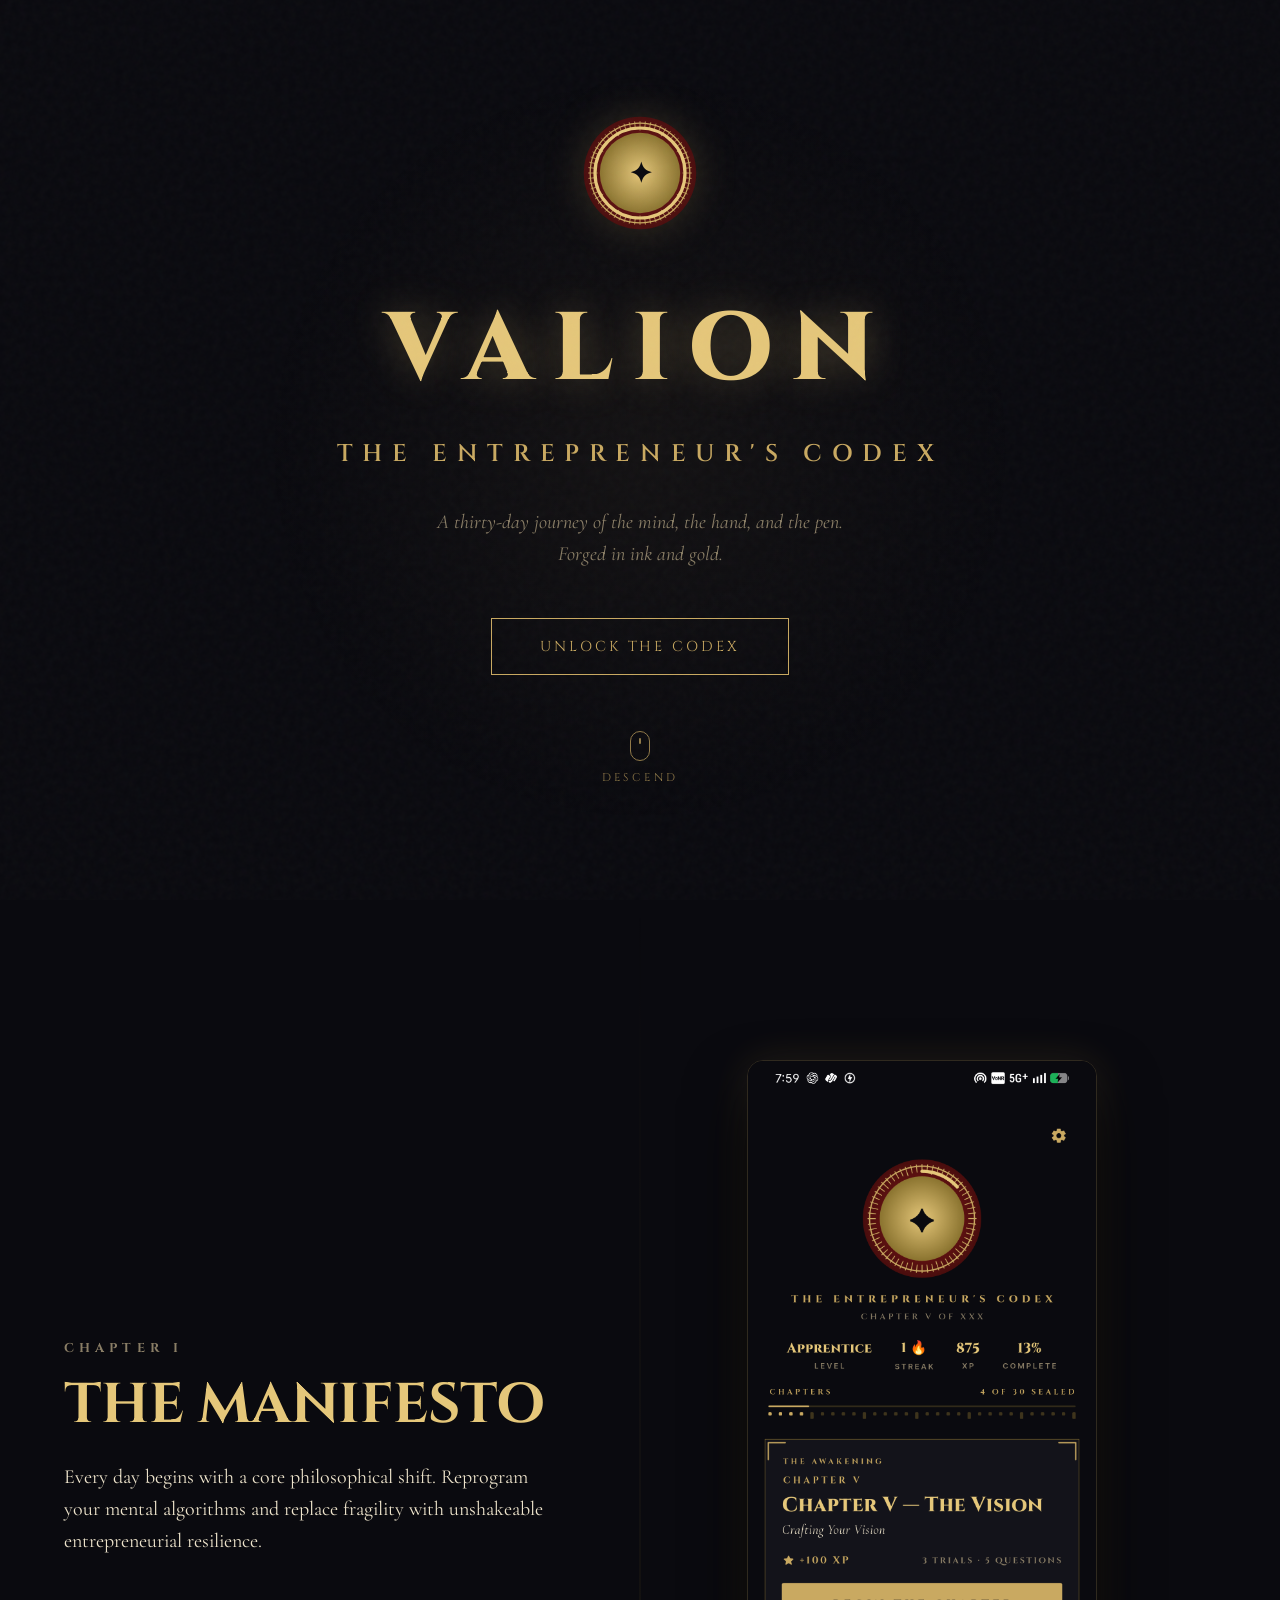
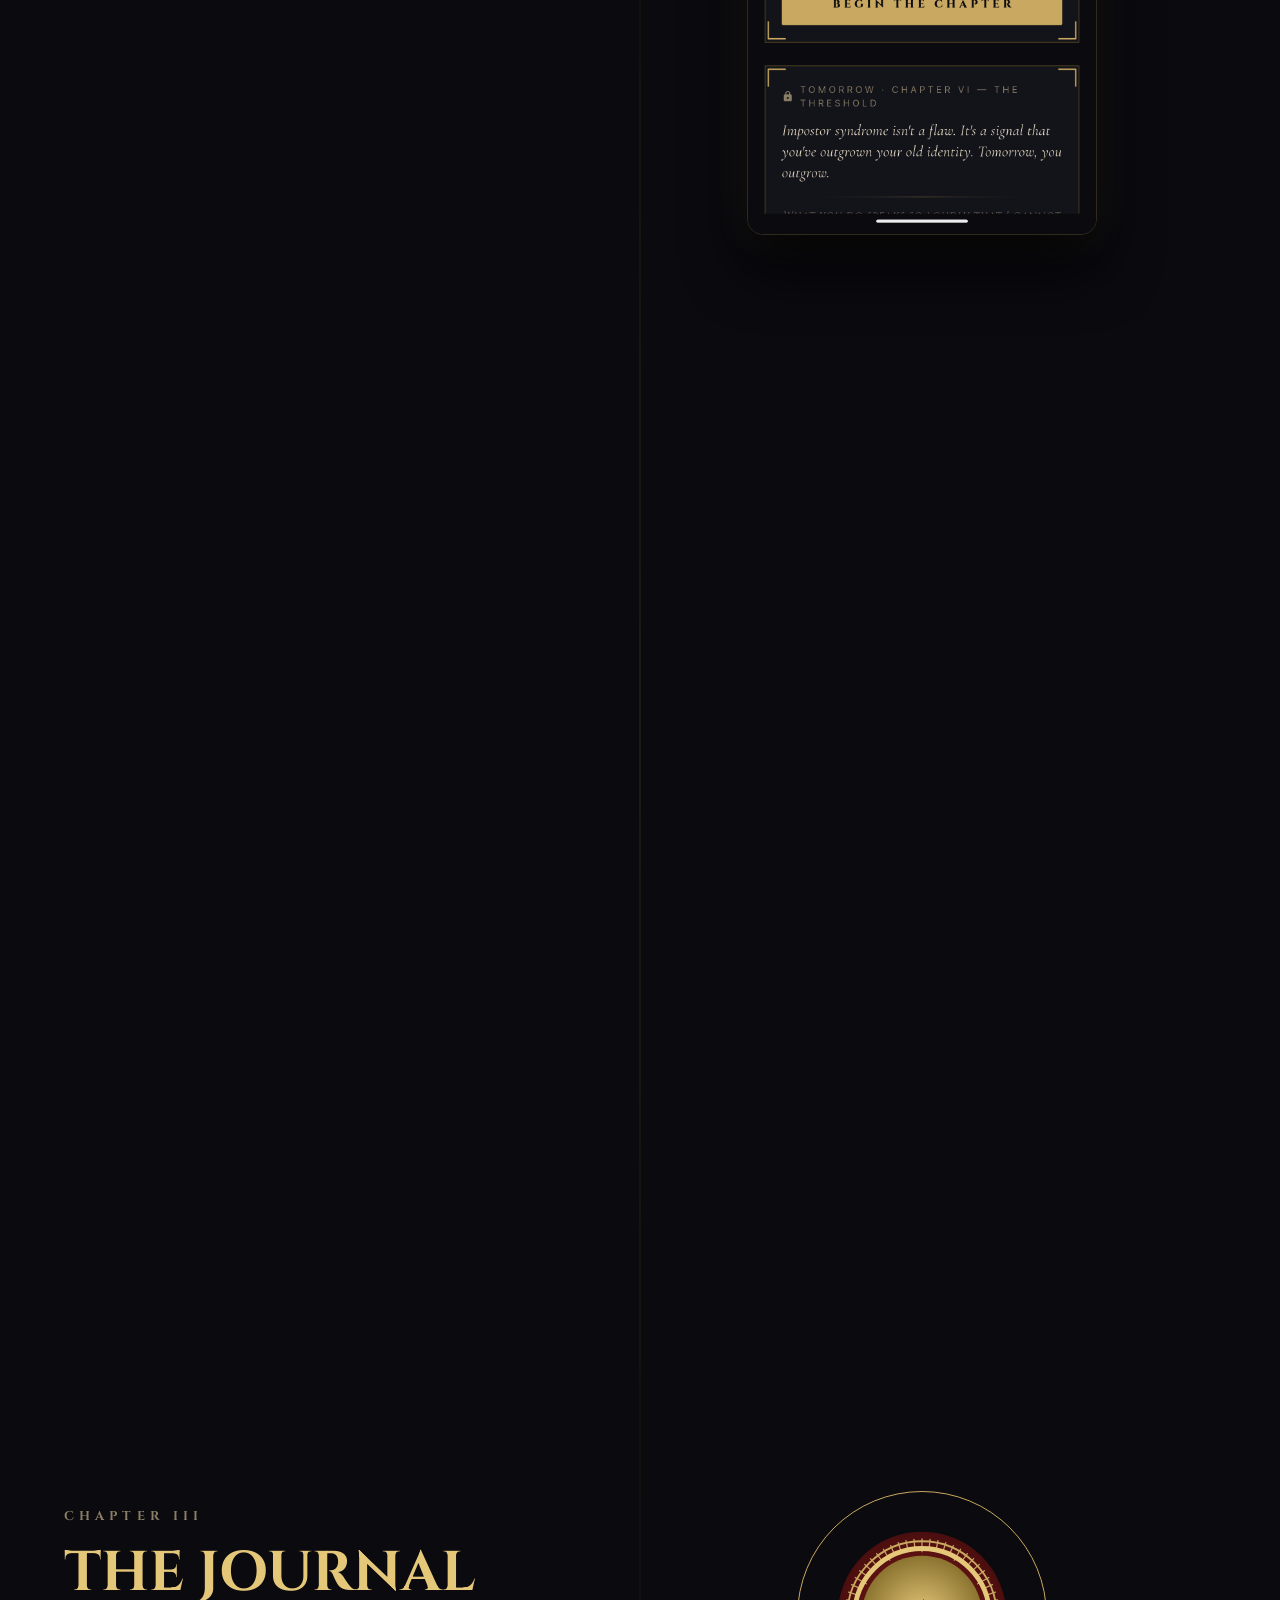
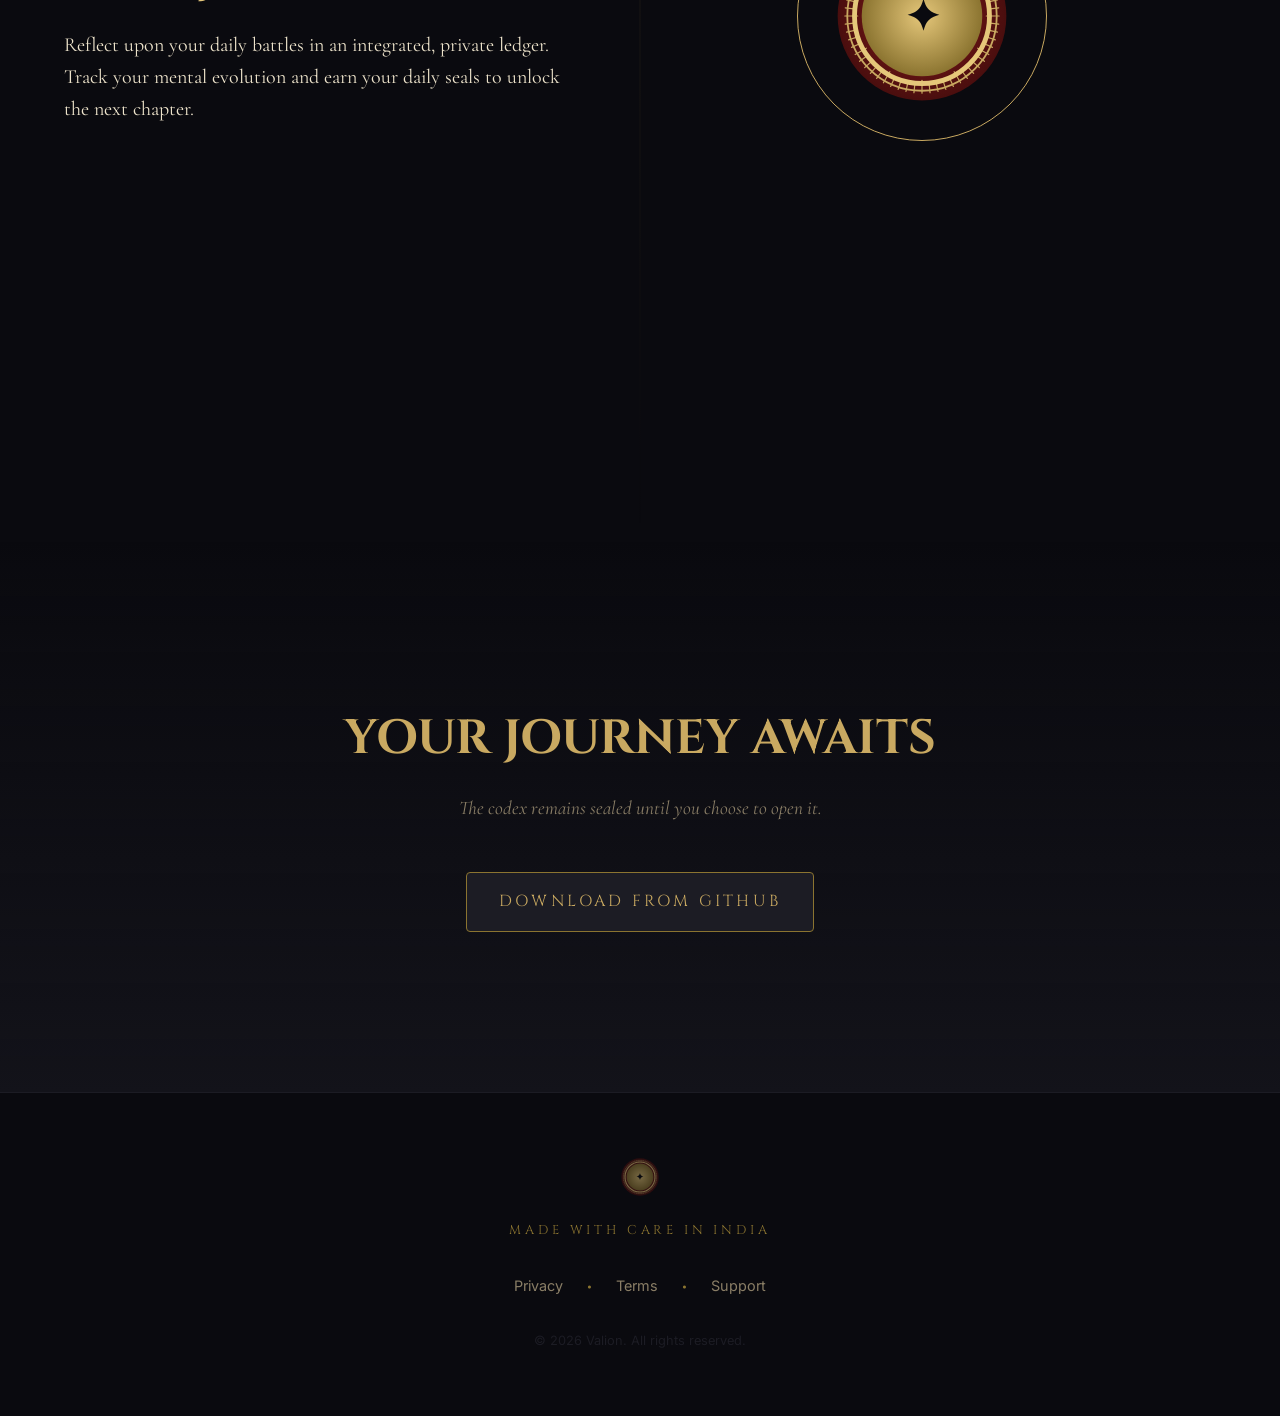
<file: website/index.html>
<!DOCTYPE html>
<html lang="en">
<head>
    <meta charset="UTF-8">
    <meta name="viewport" content="width=device-width, initial-scale=1.0">
    <title>Valion | The Entrepreneur's Codex</title>
    <meta name="description" content="A cinematic 30-day journey of the entrepreneurial mind — forged in ink and gold.">
    <link rel="preconnect" href="https://fonts.googleapis.com">
    <link rel="preconnect" href="https://fonts.gstatic.com" crossorigin>
    <link href="https://fonts.googleapis.com/css2?family=Cinzel:wght@400;600;700;800;900&family=Cormorant+Garamond:ital,wght@0,400;0,600;0,700;1,400;1,600&family=Inter:wght@400;500;600&display=swap" rel="stylesheet">
    <link rel="stylesheet" href="styles.css">
    <link rel="icon" type="image/png" href="assets/icon.png">
</head>
<body>

    <div class="glow-bg"></div>
    <div class="noise-overlay"></div>

    <header class="hero">
        <div class="hero-content scroll-reveal">
            <img src="assets/icon.svg" alt="Valion Logo" class="hero-logo">
            <h1 class="hero-title">VALION</h1>
            <p class="hero-subtitle">THE ENTREPRENEUR'S CODEX</p>
            <p class="hero-desc">A thirty-day journey of the mind, the hand, and the pen.<br>Forged in ink and gold.</p>
            <div class="hero-cta-group">
                <a href="#codex" class="btn btn-primary">UNLOCK THE CODEX</a>
            </div>
        </div>
        <div class="scroll-indicator">
            <div class="mouse"></div>
            <p>DESCEND</p>
        </div>
    </header>

    <section id="codex" class="features">
        <div class="vertical-timeline"></div>
        
        <div class="feature-row right">
            <div class="feature-text scroll-reveal-left">
                <h3 class="feature-eyebrow">CHAPTER I</h3>
                <h2 class="feature-title">THE MANIFESTO</h2>
                <p class="feature-desc">Every day begins with a core philosophical shift. Reprogram your mental algorithms and replace fragility with unshakeable entrepreneurial resilience.</p>
            </div>
            <div class="feature-visual scroll-reveal-right">
                <div class="card-3d">
                    <img src="assets/lesson_screen.png" alt="Lesson Screen">
                </div>
            </div>
        </div>

        <div class="feature-row left">
            <div class="feature-visual scroll-reveal-left">
                <div class="card-3d">
                    <img src="assets/home_screen.png" alt="Home Screen">
                </div>
            </div>
            <div class="feature-text scroll-reveal-right">
                <h3 class="feature-eyebrow">CHAPTER II</h3>
                <h2 class="feature-title">THE TRIAL</h2>
                <p class="feature-desc">Theory without execution is delusion. Each chapter demands immediate, physical action. Build your empire one microscopic brick at a time.</p>
            </div>
        </div>

        <div class="feature-row right">
            <div class="feature-text scroll-reveal-left">
                <h3 class="feature-eyebrow">CHAPTER III</h3>
                <h2 class="feature-title">THE JOURNAL</h2>
                <p class="feature-desc">Reflect upon your daily battles in an integrated, private ledger. Track your mental evolution and earn your daily seals to unlock the next chapter.</p>
            </div>
            <div class="feature-visual scroll-reveal-right">
                <div class="seal-container">
                    <div class="glowing-seal"></div>
                    <img src="assets/icon.svg" alt="Seal" class="seal-image">
                </div>
            </div>
        </div>
    </section>

    <section class="download-section scroll-reveal">
        <h2 class="download-title">YOUR JOURNEY AWAITS</h2>
        <p class="download-desc">The codex remains sealed until you choose to open it.</p>
        <div class="download-badges">
            <a href="https://github.com/Sagarverse/entrepreneurs-codex/releases" target="_blank" class="store-badge" style="text-decoration: none; cursor: pointer; display: inline-block;">DOWNLOAD FROM GITHUB</a>
        </div>
    </section>

    <footer>
        <div class="footer-content">
            <img src="assets/icon.svg" alt="Valion Logo Small" class="footer-logo">
            <p class="footer-tagline">MADE WITH CARE IN INDIA</p>
            <div class="footer-links">
                <a href="#">Privacy</a>
                <span class="gold-dot">•</span>
                <a href="#">Terms</a>
                <span class="gold-dot">•</span>
                <a href="#">Support</a>
            </div>
            <p class="copyright">© 2026 Valion. All rights reserved.</p>
        </div>
    </footer>

    <script src="script.js"></script>
</body>
</html>
</file>
<file: website/styles.css>
:root {
    --ink-black: #0A0A0F;
    --ink-raised: #13131A;
    --ink-higher: #1C1C24;
    --gold: #C9A961;
    --gold-bright: #E5C77A;
    --gold-deep: #8B7430;
    --text-on-ink: #EDE3CB;
    --text-dim: #8A7E66;
    
    --font-heading: 'Cinzel', serif;
    --font-body: 'Cormorant Garamond', serif;
    --font-ui: 'Inter', sans-serif;
}

* {
    margin: 0;
    padding: 0;
    box-sizing: border-box;
}

body {
    background-color: var(--ink-black);
    color: var(--text-on-ink);
    font-family: var(--font-body);
    overflow-x: hidden;
    line-height: 1.6;
}

/* Base Styles */
h1, h2, h3, h4, .hero-subtitle, .feature-eyebrow, .btn, .store-badge, .scroll-indicator p {
    font-family: var(--font-heading);
    color: var(--gold);
}

.noise-overlay {
    position: fixed;
    top: 0; left: 0; width: 100vw; height: 100vh;
    pointer-events: none;
    z-index: 9999;
    opacity: 0.03;
    background-image: url('data:image/svg+xml,%3Csvg viewBox="0 0 200 200" xmlns="http://www.w3.org/2000/svg"%3E%3Cfilter id="noiseFilter"%3E%3CfeTurbulence type="fractalNoise" baseFrequency="0.65" numOctaves="3" stitchTiles="stitch"/%3E%3C/filter%3E%3Crect width="100%25" height="100%25" filter="url(%23noiseFilter)"/%3E%3C/svg%3E');
}

.glow-bg {
    position: fixed;
    top: 50%;
    left: 50%;
    transform: translate(-50%, -50%);
    width: 60vw;
    height: 60vw;
    background: radial-gradient(circle, rgba(201, 169, 97, 0.05) 0%, rgba(10, 10, 15, 0) 70%);
    z-index: -1;
    pointer-events: none;
}

/* Hero Section */
.hero {
    min-height: 100vh;
    display: flex;
    flex-direction: column;
    justify-content: center;
    align-items: center;
    text-align: center;
    position: relative;
    padding: 2rem;
}

.hero-logo {
    width: 120px;
    margin-bottom: 2rem;
    filter: drop-shadow(0 0 20px rgba(201, 169, 97, 0.2));
    animation: float 6s ease-in-out infinite;
}

@keyframes float {
    0% { transform: translateY(0px); }
    50% { transform: translateY(-10px); }
    100% { transform: translateY(0px); }
}

.hero-title {
    font-size: clamp(3rem, 10vw, 6rem);
    font-weight: 800;
    letter-spacing: 0.2em;
    color: var(--gold-bright);
    margin-bottom: 0.5rem;
    text-shadow: 0 0 40px rgba(229, 199, 122, 0.3);
}

.hero-subtitle {
    font-size: clamp(1rem, 2vw, 1.5rem);
    letter-spacing: 0.4em;
    margin-bottom: 2rem;
    font-weight: 600;
}

.hero-desc {
    font-size: 1.25rem;
    font-style: italic;
    color: var(--text-dim);
    max-width: 600px;
    margin: 0 auto 3rem;
}

.btn {
    display: inline-block;
    padding: 1rem 3rem;
    background: transparent;
    border: 1px solid var(--gold);
    color: var(--gold);
    text-decoration: none;
    font-size: 0.9rem;
    letter-spacing: 0.2em;
    transition: all 0.4s cubic-bezier(0.25, 1, 0.5, 1);
    position: relative;
    overflow: hidden;
    cursor: pointer;
}

.btn::before {
    content: '';
    position: absolute;
    top: 0; left: 0; width: 100%; height: 100%;
    background: var(--gold);
    transform: scaleX(0);
    transform-origin: right;
    transition: transform 0.4s cubic-bezier(0.25, 1, 0.5, 1);
    z-index: -1;
}

.btn:hover {
    color: var(--ink-black);
    box-shadow: 0 0 30px rgba(201, 169, 97, 0.4);
}

.btn:hover::before {
    transform: scaleX(1);
    transform-origin: left;
}

.scroll-indicator {
    position: relative;
    margin-top: 3rem;
    display: flex;
    flex-direction: column;
    align-items: center;
    opacity: 0.7;
}

.scroll-indicator p {
    font-size: 0.7rem;
    letter-spacing: 0.3em;
    margin-top: 0.5rem;
}

.mouse {
    width: 20px;
    height: 30px;
    border: 1px solid var(--gold);
    border-radius: 10px;
    position: relative;
}

.mouse::before {
    content: '';
    position: absolute;
    top: 6px;
    left: 50%;
    transform: translateX(-50%);
    width: 2px;
    height: 6px;
    background: var(--gold);
    border-radius: 2px;
    animation: scrollMouse 2s infinite;
}

@keyframes scrollMouse {
    0% { transform: translate(-50%, 0); opacity: 1; }
    100% { transform: translate(-50%, 10px); opacity: 0; }
}

/* Features Section */
.features {
    padding: 10rem 5vw;
    position: relative;
    max-width: 1400px;
    margin: 0 auto;
}

.vertical-timeline {
    position: absolute;
    top: 0;
    bottom: 0;
    left: 50%;
    width: 1px;
    background: linear-gradient(to bottom, transparent, var(--gold-deep), transparent);
    opacity: 0.3;
    transform: translateX(-50%);
}

@media (max-width: 900px) {
    .vertical-timeline { left: 20px; }
}

.feature-row {
    display: flex;
    align-items: center;
    justify-content: space-between;
    margin-bottom: 15rem;
    gap: 4rem;
}

.feature-row.right {
    flex-direction: row;
}

.feature-row.left {
    flex-direction: row;
}

@media (max-width: 900px) {
    .feature-row.right, .feature-row.left {
        flex-direction: column;
        text-align: left;
        padding-left: 40px;
    }
}

.feature-text {
    flex: 1;
    max-width: 500px;
}

.feature-eyebrow {
    font-size: 0.8rem;
    letter-spacing: 0.4em;
    color: var(--text-dim);
    margin-bottom: 1rem;
}

.feature-title {
    font-size: clamp(2rem, 5vw, 3.5rem);
    font-weight: 700;
    color: var(--gold-bright);
    margin-bottom: 1.5rem;
    line-height: 1.1;
}

.feature-desc {
    font-size: 1.25rem;
    color: var(--text-on-ink);
}

.feature-visual {
    flex: 1;
    display: flex;
    justify-content: center;
    align-items: center;
    perspective: 1000px;
}

.card-3d {
    width: 100%;
    max-width: 350px;
    border-radius: 16px;
    box-shadow: 0 30px 60px rgba(0,0,0,0.8), 0 0 40px rgba(201, 169, 97, 0.15);
    border: 1px solid rgba(201, 169, 97, 0.2);
    overflow: hidden;
    transform-style: preserve-3d;
    transition: transform 0.1s ease;
}

.card-3d img {
    width: 100%;
    height: auto;
    display: block;
}

.seal-container {
    position: relative;
    width: 250px;
    height: 250px;
    display: flex;
    justify-content: center;
    align-items: center;
}

.glowing-seal {
    position: absolute;
    width: 100%;
    height: 100%;
    border-radius: 50%;
    border: 1px solid var(--gold);
    animation: pulse 4s infinite;
}

@keyframes pulse {
    0% { transform: scale(0.9); opacity: 0.5; box-shadow: 0 0 0 rgba(201, 169, 97, 0.4); }
    50% { transform: scale(1.1); opacity: 1; box-shadow: 0 0 30px rgba(201, 169, 97, 0.4); }
    100% { transform: scale(0.9); opacity: 0.5; box-shadow: 0 0 0 rgba(201, 169, 97, 0); }
}

.seal-image {
    width: 180px;
    z-index: 2;
}

/* Download Section */
.download-section {
    padding: 10rem 2rem;
    text-align: center;
    background: linear-gradient(to top, var(--ink-raised), transparent);
}

.download-title {
    font-size: clamp(2rem, 4vw, 3rem);
    margin-bottom: 1rem;
}

.download-desc {
    color: var(--text-dim);
    font-size: 1.2rem;
    margin-bottom: 3rem;
    font-style: italic;
}

.download-badges {
    display: flex;
    gap: 2rem;
    justify-content: center;
    flex-wrap: wrap;
}

.store-badge {
    background: var(--ink-higher);
    border: 1px solid var(--gold-deep);
    color: var(--gold);
    padding: 1rem 2rem;
    font-size: 1rem;
    letter-spacing: 0.2em;
    cursor: not-allowed;
    border-radius: 4px;
}

/* Footer */
footer {
    padding: 4rem 2rem;
    background: var(--ink-black);
    text-align: center;
    border-top: 1px solid var(--ink-higher);
}

.footer-logo {
    width: 40px;
    margin-bottom: 1rem;
    opacity: 0.5;
}

.footer-tagline {
    font-family: var(--font-heading);
    color: var(--gold-deep);
    font-size: 0.8rem;
    letter-spacing: 0.3em;
    margin-bottom: 2rem;
}

.footer-links {
    display: flex;
    justify-content: center;
    gap: 1.5rem;
    margin-bottom: 2rem;
}

.footer-links a {
    color: var(--text-dim);
    text-decoration: none;
    font-family: var(--font-ui);
    font-size: 0.9rem;
    transition: color 0.3s;
}

.footer-links a:hover {
    color: var(--gold);
}

.gold-dot {
    color: var(--gold-deep);
}

.copyright {
    color: var(--ink-higher);
    font-family: var(--font-ui);
    font-size: 0.8rem;
}

/* Scroll Reveal Classes */
.scroll-reveal {
    opacity: 0;
    transform: translateY(40px);
    transition: all 1.2s cubic-bezier(0.25, 1, 0.5, 1);
}

.scroll-reveal-left {
    opacity: 0;
    transform: translateX(-60px);
    transition: all 1.2s cubic-bezier(0.25, 1, 0.5, 1);
}

.scroll-reveal-right {
    opacity: 0;
    transform: translateX(60px);
    transition: all 1.2s cubic-bezier(0.25, 1, 0.5, 1);
}

.scroll-reveal.visible,
.scroll-reveal-left.visible,
.scroll-reveal-right.visible {
    opacity: 1;
    transform: translate(0, 0);
}
</file>
